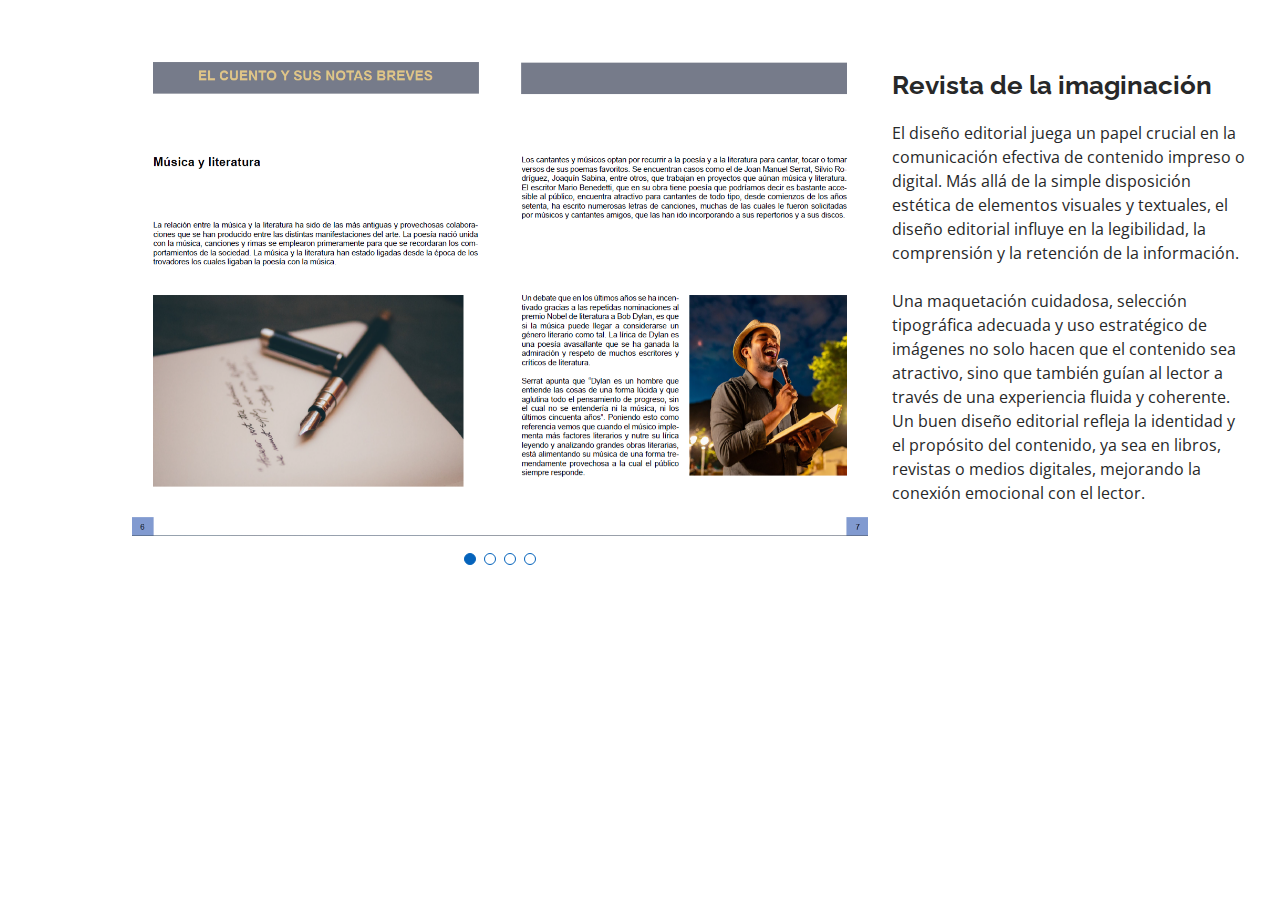
<file: project_2.html>
<!DOCTYPE html>
<html lang="en">

<head>
  <meta charset="utf-8">
  <meta content="width=device-width, initial-scale=1.0" name="viewport">

  <title>Portfolio Details - Personal Bootstrap Template</title>
  <meta content="" name="description">
  <meta content="" name="keywords">

  <!-- Favicons -->
  <link href="assets/img/favicon.png" rel="icon">
  <link href="assets/img/apple-touch-icon.png" rel="apple-touch-icon">

  <!-- Google Fonts -->
  <link href="https://fonts.googleapis.com/css?family=Open+Sans:300,300i,400,400i,600,600i,700,700i|Raleway:300,300i,400,400i,500,500i,600,600i,700,700i|Poppins:300,300i,400,400i,500,500i,600,600i,700,700i" rel="stylesheet">

  <!-- Vendor CSS Files -->
  <link href="assets/vendor/aos/aos.css" rel="stylesheet">
  <link href="assets/vendor/bootstrap/css/bootstrap.min.css" rel="stylesheet">
  <link href="assets/vendor/bootstrap-icons/bootstrap-icons.css" rel="stylesheet">
  <link href="assets/vendor/boxicons/css/boxicons.min.css" rel="stylesheet">
  <link href="assets/vendor/glightbox/css/glightbox.min.css" rel="stylesheet">
  <link href="assets/vendor/swiper/swiper-bundle.min.css" rel="stylesheet">

  <!-- Template Main CSS File -->
  <link href="assets/css/style.css" rel="stylesheet">

</head>

<body>

  <main id="main">

    <!-- ======= Portfolio Details Section ======= -->
    <section id="portfolio-details" class="portfolio-details">
      <div class="container">

        <div class="row gy-4">

          <div class="col-lg-8">
            <div class="portfolio-details-slider swiper">
              <div class="swiper-wrapper align-items-center">

                <div class="swiper-slide">
                  <img src="assets/img/portfolio/Editorial/edit_2.png" alt="">
                </div>

                <div class="swiper-slide">
                  <img src="assets/img/portfolio/Editorial/edit_3.png" alt="">
                </div>

                <div class="swiper-slide">
                  <img src="assets/img/portfolio/Editorial/edit_4.png" alt="">
                </div>

                <div class="swiper-slide">
                  <img src="assets/img/portfolio/Editorial/edit_5.png" alt="">
                </div>


              </div>
              <div class="swiper-pagination"></div>
            </div>
          </div>

          <div class="col-lg-4">
            <div class="portfolio-description">
              <h2>Revista de la imaginación</h2>
              <p>
                El diseño editorial juega un papel crucial en la comunicación efectiva de contenido impreso o digital. 
                Más allá de la simple disposición estética de elementos visuales y textuales, el diseño editorial influye en la legibilidad, la comprensión y la retención de la información. 
                <br><br>
                Una maquetación cuidadosa, selección tipográfica adecuada y uso estratégico de imágenes no solo hacen que el contenido sea atractivo, sino que también guían al lector a través de una experiencia fluida y coherente. 
                Un buen diseño editorial refleja la identidad y el propósito del contenido, ya sea en libros, revistas o medios digitales, mejorando la conexión emocional con el lector. 
              </p>
            </div>
          </div>

        </div>

      </div>
    </section><!-- End Portfolio Details Section -->

  </main><!-- End #main -->

  <div id="preloader"></div>
  <a href="#" class="back-to-top d-flex align-items-center justify-content-center"><i class="bi bi-arrow-up-short"></i></a>

  <!-- Vendor JS Files -->
  <script src="assets/vendor/purecounter/purecounter_vanilla.js"></script>
  <script src="assets/vendor/aos/aos.js"></script>
  <script src="assets/vendor/bootstrap/js/bootstrap.bundle.min.js"></script>
  <script src="assets/vendor/glightbox/js/glightbox.min.js"></script>
  <script src="assets/vendor/isotope-layout/isotope.pkgd.min.js"></script>
  <script src="assets/vendor/swiper/swiper-bundle.min.js"></script>
  <script src="assets/vendor/typed.js/typed.umd.js"></script>
  <script src="assets/vendor/waypoints/noframework.waypoints.js"></script>
  <script src="assets/vendor/php-email-form/validate.js"></script>

  <!-- Template Main JS File -->
  <script src="assets/js/main.js"></script>

</body>

</html>
</file>
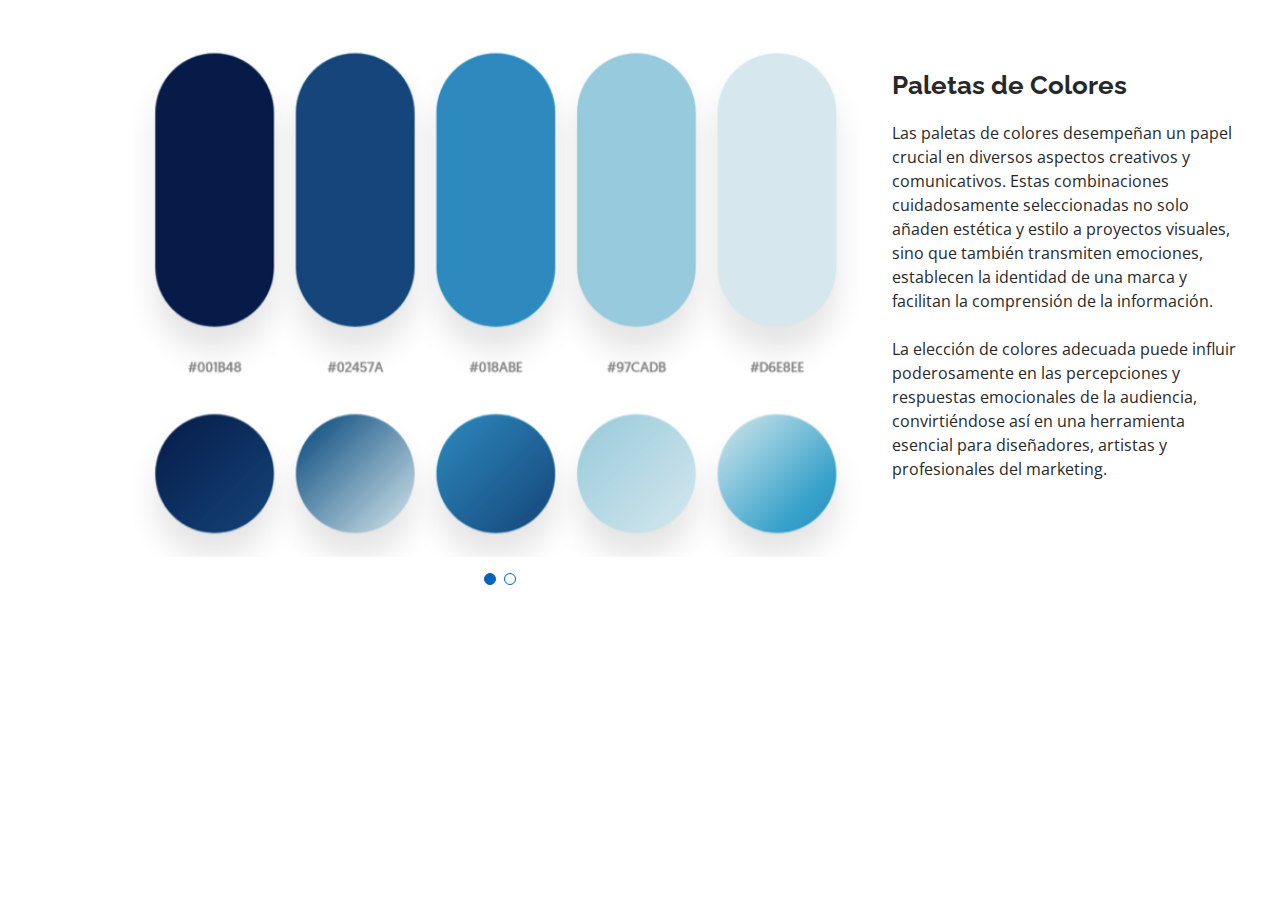
<file: project_3.html>
<!DOCTYPE html>
<html lang="en">

<head>
  <meta charset="utf-8">
  <meta content="width=device-width, initial-scale=1.0" name="viewport">

  <title>Portfolio Details - Personal Bootstrap Template</title>
  <meta content="" name="description">
  <meta content="" name="keywords">

  <!-- Favicons -->
  <link href="assets/img/favicon.png" rel="icon">
  <link href="assets/img/apple-touch-icon.png" rel="apple-touch-icon">

  <!-- Google Fonts -->
  <link href="https://fonts.googleapis.com/css?family=Open+Sans:300,300i,400,400i,600,600i,700,700i|Raleway:300,300i,400,400i,500,500i,600,600i,700,700i|Poppins:300,300i,400,400i,500,500i,600,600i,700,700i" rel="stylesheet">

  <!-- Vendor CSS Files -->
  <link href="assets/vendor/aos/aos.css" rel="stylesheet">
  <link href="assets/vendor/bootstrap/css/bootstrap.min.css" rel="stylesheet">
  <link href="assets/vendor/bootstrap-icons/bootstrap-icons.css" rel="stylesheet">
  <link href="assets/vendor/boxicons/css/boxicons.min.css" rel="stylesheet">
  <link href="assets/vendor/glightbox/css/glightbox.min.css" rel="stylesheet">
  <link href="assets/vendor/swiper/swiper-bundle.min.css" rel="stylesheet">

  <!-- Template Main CSS File -->
  <link href="assets/css/style.css" rel="stylesheet">

</head>

<body>

  <main id="main">

    <!-- ======= Portfolio Details Section ======= -->
    <section id="portfolio-details" class="portfolio-details">
      <div class="container">

        <div class="row gy-4">

          <div class="col-lg-8">
            <div class="portfolio-details-slider swiper">
              <div class="swiper-wrapper align-items-center">

                <div class="swiper-slide">
                  <img src="assets/img/portfolio/color_pallete/1.png" alt="">
                </div>

                <div class="swiper-slide">
                  <img src="assets/img/portfolio/color_pallete/2.png" alt="">
                </div>


              </div>
              <div class="swiper-pagination"></div>
            </div>
          </div>

          <div class="col-lg-4">
            <div class="portfolio-description">
              <h2>Paletas de Colores</h2>
              <p>
                Las paletas de colores desempeñan un papel crucial en diversos aspectos creativos y comunicativos. 
                Estas combinaciones cuidadosamente seleccionadas no solo añaden estética y estilo a proyectos visuales, sino que también transmiten emociones, establecen la identidad de una marca y facilitan la comprensión de la información. 
                
                <br><br>
                La elección de colores adecuada puede influir poderosamente en las percepciones y respuestas emocionales de la audiencia, convirtiéndose así en una herramienta esencial para diseñadores, artistas y profesionales del marketing.              </p>
            </div>
          </div>

        </div>

      </div>
    </section><!-- End Portfolio Details Section -->

  </main><!-- End #main -->

  <div id="preloader"></div>
  <a href="#" class="back-to-top d-flex align-items-center justify-content-center"><i class="bi bi-arrow-up-short"></i></a>

  <!-- Vendor JS Files -->
  <script src="assets/vendor/purecounter/purecounter_vanilla.js"></script>
  <script src="assets/vendor/aos/aos.js"></script>
  <script src="assets/vendor/bootstrap/js/bootstrap.bundle.min.js"></script>
  <script src="assets/vendor/glightbox/js/glightbox.min.js"></script>
  <script src="assets/vendor/isotope-layout/isotope.pkgd.min.js"></script>
  <script src="assets/vendor/swiper/swiper-bundle.min.js"></script>
  <script src="assets/vendor/typed.js/typed.umd.js"></script>
  <script src="assets/vendor/waypoints/noframework.waypoints.js"></script>
  <script src="assets/vendor/php-email-form/validate.js"></script>

  <!-- Template Main JS File -->
  <script src="assets/js/main.js"></script>

</body>

</html>
</file>
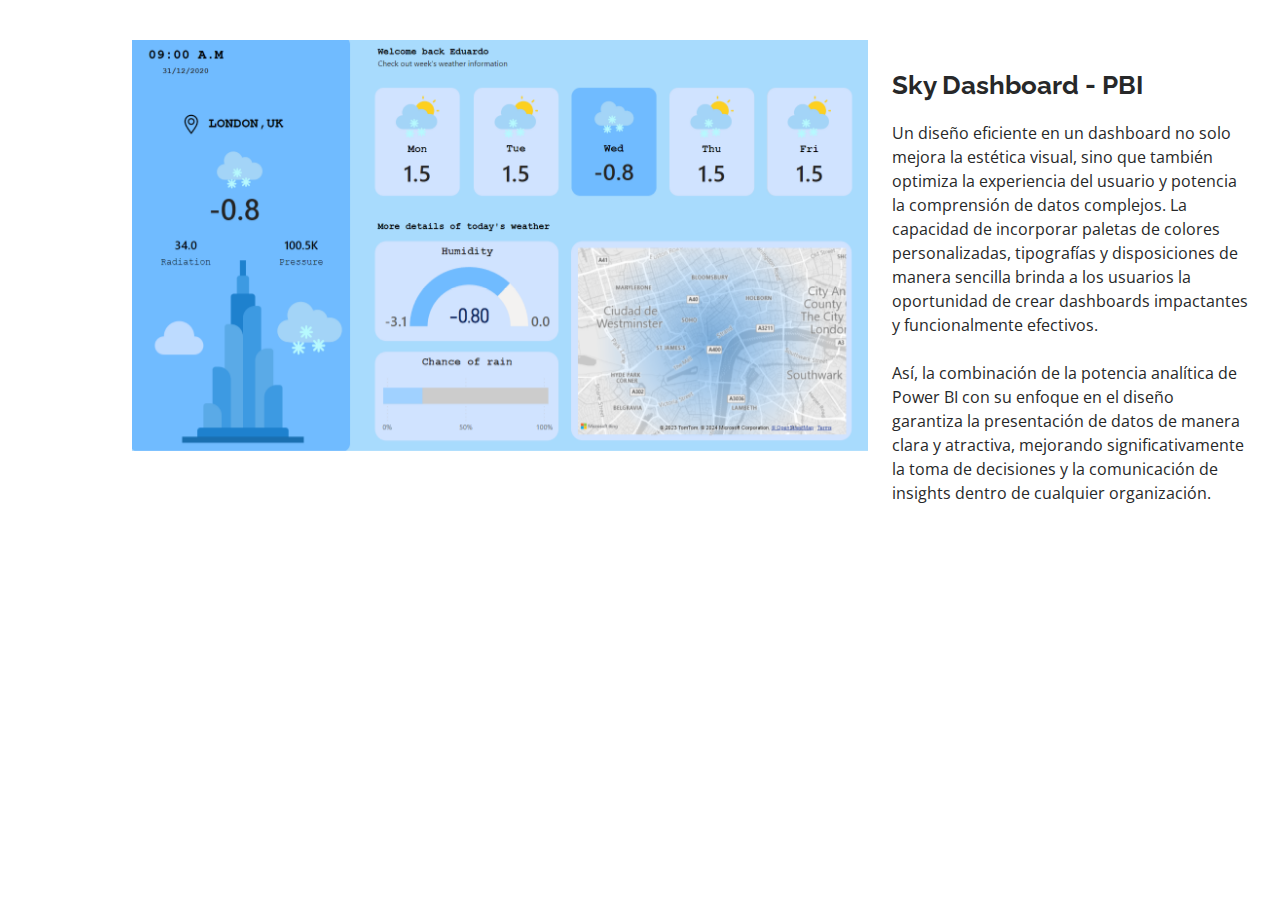
<file: project_4.html>
<!DOCTYPE html>
<html lang="en">

<head>
  <meta charset="utf-8">
  <meta content="width=device-width, initial-scale=1.0" name="viewport">

  <title>Portfolio Details - Personal Bootstrap Template</title>
  <meta content="" name="description">
  <meta content="" name="keywords">

  <!-- Favicons -->
  <link href="assets/img/favicon.png" rel="icon">
  <link href="assets/img/apple-touch-icon.png" rel="apple-touch-icon">

  <!-- Google Fonts -->
  <link href="https://fonts.googleapis.com/css?family=Open+Sans:300,300i,400,400i,600,600i,700,700i|Raleway:300,300i,400,400i,500,500i,600,600i,700,700i|Poppins:300,300i,400,400i,500,500i,600,600i,700,700i" rel="stylesheet">

  <!-- Vendor CSS Files -->
  <link href="assets/vendor/aos/aos.css" rel="stylesheet">
  <link href="assets/vendor/bootstrap/css/bootstrap.min.css" rel="stylesheet">
  <link href="assets/vendor/bootstrap-icons/bootstrap-icons.css" rel="stylesheet">
  <link href="assets/vendor/boxicons/css/boxicons.min.css" rel="stylesheet">
  <link href="assets/vendor/glightbox/css/glightbox.min.css" rel="stylesheet">
  <link href="assets/vendor/swiper/swiper-bundle.min.css" rel="stylesheet">

  <!-- Template Main CSS File -->
  <link href="assets/css/style.css" rel="stylesheet">

</head>

<body>

  <main id="main">

    <!-- ======= Portfolio Details Section ======= -->
    <section id="portfolio-details" class="portfolio-details">
      <div class="container">

        <div class="row gy-4">

          <div class="col-lg-8">
            <div class="portfolio-details-slider swiper">
              <div class="swiper-wrapper align-items-center">

                <div class="swiper-slide">
                  <img src="assets/img/portfolio/dahsboard_pbi/1.png" alt="">
                </div>

              </div>
              <div class="swiper-pagination"></div>
            </div>
          </div>

          <div class="col-lg-4">
            <div class="portfolio-description">
              <h2>Sky Dashboard - PBI</h2>
              <p>
                Un diseño eficiente en un dashboard no solo mejora la estética visual, sino que también optimiza la experiencia del usuario y potencia la comprensión de datos complejos.
                La capacidad de incorporar paletas de colores personalizadas, tipografías y disposiciones de manera sencilla brinda a los usuarios la oportunidad de crear dashboards impactantes y funcionalmente efectivos. 
                <br><br>
                Así, la combinación de la potencia analítica de Power BI con su enfoque en el diseño garantiza la presentación de datos de manera clara y atractiva, mejorando significativamente la toma de decisiones y la comunicación de insights dentro de cualquier organización.              </p>
            </div>
          </div>

        </div>

      </div>
    </section><!-- End Portfolio Details Section -->

  </main><!-- End #main -->

  <div id="preloader"></div>
  <a href="#" class="back-to-top d-flex align-items-center justify-content-center"><i class="bi bi-arrow-up-short"></i></a>

  <!-- Vendor JS Files -->
  <script src="assets/vendor/purecounter/purecounter_vanilla.js"></script>
  <script src="assets/vendor/aos/aos.js"></script>
  <script src="assets/vendor/bootstrap/js/bootstrap.bundle.min.js"></script>
  <script src="assets/vendor/glightbox/js/glightbox.min.js"></script>
  <script src="assets/vendor/isotope-layout/isotope.pkgd.min.js"></script>
  <script src="assets/vendor/swiper/swiper-bundle.min.js"></script>
  <script src="assets/vendor/typed.js/typed.umd.js"></script>
  <script src="assets/vendor/waypoints/noframework.waypoints.js"></script>
  <script src="assets/vendor/php-email-form/validate.js"></script>

  <!-- Template Main JS File -->
  <script src="assets/js/main.js"></script>

</body>

</html>
</file>
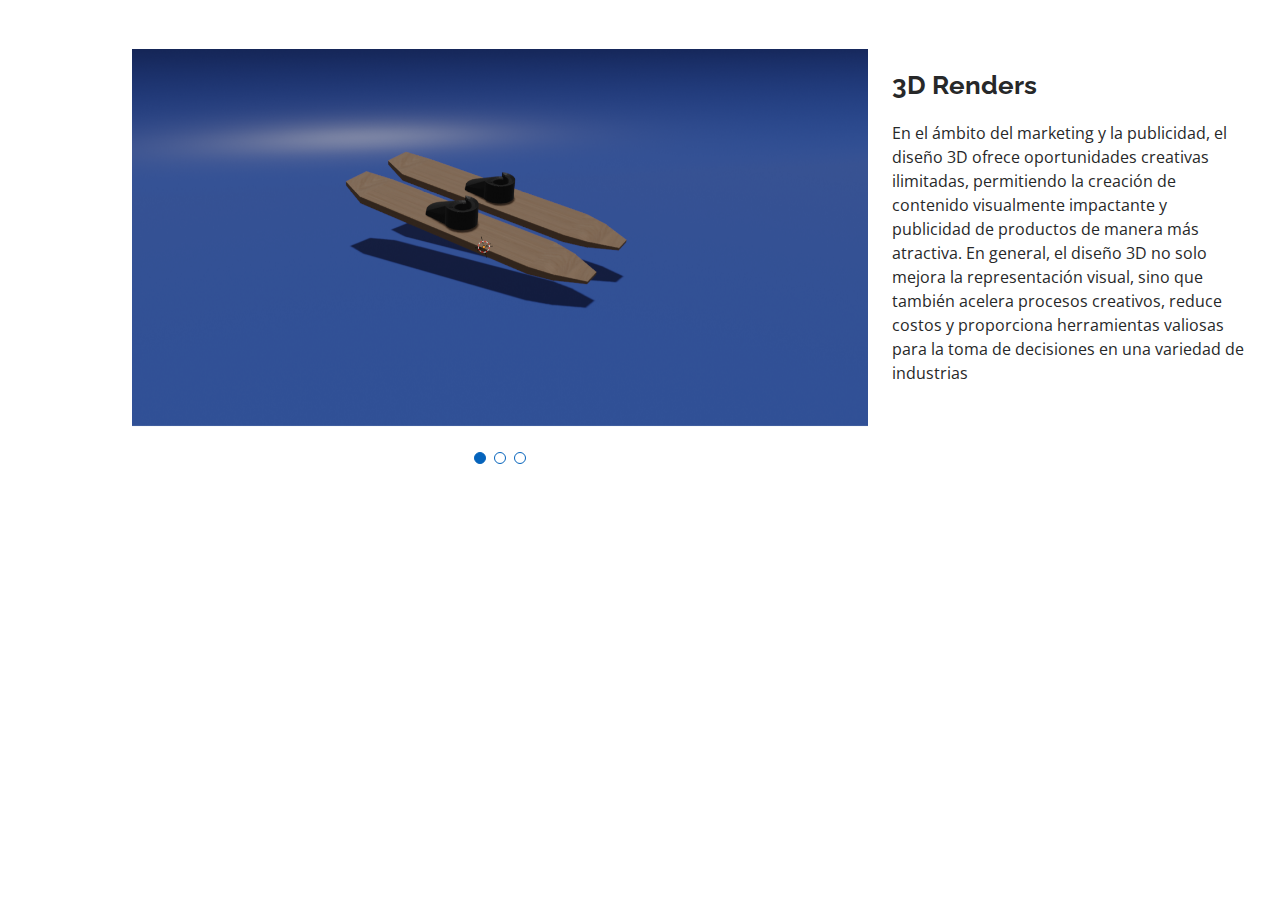
<file: project_5.html>
<!DOCTYPE html>
<html lang="en">

<head>
  <meta charset="utf-8">
  <meta content="width=device-width, initial-scale=1.0" name="viewport">

  <title>Portfolio Details - Personal Bootstrap Template</title>
  <meta content="" name="description">
  <meta content="" name="keywords">

  <!-- Favicons -->
  <link href="assets/img/favicon.png" rel="icon">
  <link href="assets/img/apple-touch-icon.png" rel="apple-touch-icon">

  <!-- Google Fonts -->
  <link href="https://fonts.googleapis.com/css?family=Open+Sans:300,300i,400,400i,600,600i,700,700i|Raleway:300,300i,400,400i,500,500i,600,600i,700,700i|Poppins:300,300i,400,400i,500,500i,600,600i,700,700i" rel="stylesheet">

  <!-- Vendor CSS Files -->
  <link href="assets/vendor/aos/aos.css" rel="stylesheet">
  <link href="assets/vendor/bootstrap/css/bootstrap.min.css" rel="stylesheet">
  <link href="assets/vendor/bootstrap-icons/bootstrap-icons.css" rel="stylesheet">
  <link href="assets/vendor/boxicons/css/boxicons.min.css" rel="stylesheet">
  <link href="assets/vendor/glightbox/css/glightbox.min.css" rel="stylesheet">
  <link href="assets/vendor/swiper/swiper-bundle.min.css" rel="stylesheet">

  <!-- Template Main CSS File -->
  <link href="assets/css/style.css" rel="stylesheet">

</head>

<body>

  <main id="main">

    <!-- ======= Portfolio Details Section ======= -->
    <section id="portfolio-details" class="portfolio-details">
      <div class="container">

        <div class="row gy-4">

          <div class="col-lg-8">
            <div class="portfolio-details-slider swiper">
              <div class="swiper-wrapper align-items-center">

                <div class="swiper-slide">
                  <img src="assets/img/portfolio/3d_design/2.png" alt="">
                </div>

                <div class="swiper-slide">
                  <img src="assets/img/portfolio/3d_design/3.png" alt="">
                </div>

                <div class="swiper-slide">
                  <img src="assets/img/portfolio/3d_design/4.png" alt="">
                </div>

              </div>
              <div class="swiper-pagination"></div>
            </div>
          </div>

          <div class="col-lg-4">
            <div class="portfolio-description">
              <h2>3D Renders</h2>
              <p>
                En el ámbito del marketing y la publicidad, el diseño 3D ofrece oportunidades creativas ilimitadas, permitiendo la creación de contenido visualmente impactante y publicidad de productos de manera más atractiva. En general, el diseño 3D no solo mejora la representación visual, sino que también acelera procesos creativos, reduce costos y proporciona herramientas valiosas para la toma de decisiones en una variedad de industrias
              </p>
            </div>
          </div>

        </div>

      </div>
    </section><!-- End Portfolio Details Section -->

  </main><!-- End #main -->

  <div id="preloader"></div>
  <a href="#" class="back-to-top d-flex align-items-center justify-content-center"><i class="bi bi-arrow-up-short"></i></a>

  <!-- Vendor JS Files -->
  <script src="assets/vendor/purecounter/purecounter_vanilla.js"></script>
  <script src="assets/vendor/aos/aos.js"></script>
  <script src="assets/vendor/bootstrap/js/bootstrap.bundle.min.js"></script>
  <script src="assets/vendor/glightbox/js/glightbox.min.js"></script>
  <script src="assets/vendor/isotope-layout/isotope.pkgd.min.js"></script>
  <script src="assets/vendor/swiper/swiper-bundle.min.js"></script>
  <script src="assets/vendor/typed.js/typed.umd.js"></script>
  <script src="assets/vendor/waypoints/noframework.waypoints.js"></script>
  <script src="assets/vendor/php-email-form/validate.js"></script>

  <!-- Template Main JS File -->
  <script src="assets/js/main.js"></script>

</body>

</html>
</file>
<file: assets/css/style.css>
/**
* Template Name: MyResume
* Updated: Jan 09 2024 with Bootstrap v5.3.2
* Template URL: https://bootstrapmade.com/free-html-bootstrap-template-my-resume/
* Author: BootstrapMade.com
* License: https://bootstrapmade.com/license/
*/

/*--------------------------------------------------------------
# General
--------------------------------------------------------------*/
body {
  font-family: "Open Sans", sans-serif;
  color: #272829;
}

a {
  color: #0563bb;
  text-decoration: none;
}

a:hover {
  color: #067ded;
  text-decoration: none;
}

h1,
h2,
h3,
h4,
h5,
h6 {
  font-family: "Raleway", sans-serif;
}

/*--------------------------------------------------------------
# Back to top button
--------------------------------------------------------------*/
.back-to-top {
  position: fixed;
  visibility: hidden;
  opacity: 0;
  right: 15px;
  bottom: 15px;
  z-index: 996;
  background: #0563bb;
  width: 40px;
  height: 40px;
  border-radius: 50px;
  transition: all 0.4s;
}

.back-to-top i {
  font-size: 28px;
  color: #fff;
  line-height: 0;
}

.back-to-top:hover {
  background: #0678e3;
  color: #fff;
}

.back-to-top.active {
  visibility: visible;
  opacity: 1;
}

/*--------------------------------------------------------------
# Preloader
--------------------------------------------------------------*/
#preloader {
  position: fixed;
  top: 0;
  left: 0;
  right: 0;
  bottom: 0;
  z-index: 9999;
  overflow: hidden;
  background: #fff;
}

#preloader:before {
  content: "";
  position: fixed;
  top: calc(50% - 30px);
  left: calc(50% - 30px);
  border: 6px solid #0563bb;
  border-top-color: #fff;
  border-bottom-color: #fff;
  border-radius: 50%;
  width: 60px;
  height: 60px;
  animation: animate-preloader 1s linear infinite;
}

@keyframes animate-preloader {
  0% {
    transform: rotate(0deg);
  }

  100% {
    transform: rotate(360deg);
  }
}

/*--------------------------------------------------------------
# Disable aos animation delay on mobile devices
--------------------------------------------------------------*/
@media screen and (max-width: 768px) {
  [data-aos-delay] {
    transition-delay: 0 !important;
  }
}

/*--------------------------------------------------------------
# Header
--------------------------------------------------------------*/
#header {
  position: fixed;
  top: 0;
  left: 0;
  bottom: 0;
  z-index: 9997;
  transition: all 0.5s;
  padding: 15px;
  overflow-y: auto;
}

@media (max-width: 991px) {
  #header {
    width: 300px;
    background: #fff;
    border-right: 1px solid #e6e9ec;
    left: -300px;
  }
}

@media (min-width: 991px) {
  #main {
    margin-left: 100px;
  }
}

/*--------------------------------------------------------------
# Navigation Menu
--------------------------------------------------------------*/
/**
* Desktop Navigation 
*/
.nav-menu {
  padding: 0;
  display: block;
}

.nav-menu * {
  margin: 0;
  padding: 0;
  list-style: none;
}

.nav-menu>ul>li {
  position: relative;
  white-space: nowrap;
}

.nav-menu a,
.nav-menu a:focus {
  display: flex;
  align-items: center;
  color: #45505b;
  padding: 10px 18px;
  margin-bottom: 8px;
  transition: 0.3s;
  font-size: 15px;
  border-radius: 50px;
  background: #f2f3f5;
  height: 56px;
  width: 100%;
  overflow: hidden;
  transition: 0.3s;
}

.nav-menu a i,
.nav-menu a:focus i {
  font-size: 20px;
}

.nav-menu a span,
.nav-menu a:focus span {
  padding: 0 5px 0 7px;
  color: #45505b;
}

@media (min-width: 992px) {

  .nav-menu a,
  .nav-menu a:focus {
    width: 56px;
  }

  .nav-menu a span,
  .nav-menu a:focus span {
    display: none;
    color: #fff;
  }
}

.nav-menu a:hover,
.nav-menu .active,
.nav-menu .active:focus,
.nav-menu li:hover>a {
  color: #fff;
  background: #0563bb;
}

.nav-menu a:hover span,
.nav-menu .active span,
.nav-menu .active:focus span,
.nav-menu li:hover>a span {
  color: #fff;
}

.nav-menu a:hover,
.nav-menu li:hover>a {
  width: 100%;
  color: #fff;
}

.nav-menu a:hover span,
.nav-menu li:hover>a span {
  display: block;
}

/**
* Mobile Navigation 
*/
.mobile-nav-toggle {
  position: fixed;
  right: 10px;
  top: 10px;
  z-index: 9998;
  border: 0;
  background: none;
  font-size: 28px;
  transition: all 0.4s;
  outline: none !important;
  line-height: 0;
  cursor: pointer;
  border-radius: 50px;
  padding: 5px;
}

.mobile-nav-toggle i {
  color: #45505b;
}

.mobile-nav-active {
  overflow: hidden;
}

.mobile-nav-active #header {
  left: 0;
}

.mobile-nav-active .mobile-nav-toggle {
  color: #fff;
  background-color: #0563bb;
}

/*--------------------------------------------------------------
# Hero Section
--------------------------------------------------------------*/
#hero {
  width: 100%;
  height: 100vh;
  background: url("../img/hero-bg.jpg") top right no-repeat;
  background-size: cover;
  position: relative;
}

@media (min-width: 992px) {
  #hero {
    padding-left: 160px;
  }
}

#hero:before {
  content: "";
  background: rgba(255, 255, 255, 0.4);
  position: absolute;
  bottom: 0;
  top: 0;
  left: 0;
  right: 0;
}

#hero h1 {
  margin: 0;
  font-size: 64px;
  font-weight: 700;
  line-height: 56px;
  color: #45505b;
}

#hero p {
  color: #45505b;
  margin: 15px 0 0 0;
  font-size: 26px;
  font-family: "Poppins", sans-serif;
}

#hero p span {
  color: #0563bb;
  letter-spacing: 1px;
}

#hero .social-links {
  margin-top: 30px;
}

#hero .social-links a {
  font-size: 24px;
  display: inline-block;
  color: #45505b;
  line-height: 1;
  margin-right: 20px;
  transition: 0.3s;
}

#hero .social-links a:hover {
  color: #0563bb;
}

@media (max-width: 992px) {
  #hero {
    text-align: center;
  }

  #hero h1 {
    font-size: 32px;
    line-height: 36px;
  }

  #hero p {
    margin-top: 10px;
    font-size: 20px;
    line-height: 24px;
  }
}

/*--------------------------------------------------------------
# Sections General
--------------------------------------------------------------*/
section {
  padding: 60px 0;
  overflow: hidden;
}

.section-title {
  text-align: center;
  padding-bottom: 30px;
}

.section-title h2 {
  font-size: 32px;
  font-weight: bold;
  text-transform: uppercase;
  margin-bottom: 20px;
  padding-bottom: 20px;
  position: relative;
  color: #45505b;
}

.section-title h2::before {
  content: "";
  position: absolute;
  display: block;
  width: 120px;
  height: 1px;
  background: #ddd;
  bottom: 1px;
  left: calc(50% - 60px);
}

.section-title h2::after {
  content: "";
  position: absolute;
  display: block;
  width: 40px;
  height: 3px;
  background: #0563bb;
  bottom: 0;
  left: calc(50% - 20px);
}

.section-title p {
  margin-bottom: 0;
}

/*--------------------------------------------------------------
# About
--------------------------------------------------------------*/
.about .content h3 {
  font-weight: 700;
  font-size: 26px;
  color: #728394;
}

.about .content ul {
  list-style: none;
  padding: 0;
}

.about .content ul li {
  margin-bottom: 20px;
  display: flex;
  align-items: center;
}

.about .content ul strong {
  margin-right: 10px;
}

.about .content ul i {
  font-size: 16px;
  margin-right: 5px;
  color: #0563bb;
  line-height: 0;
}

.about .content p:last-child {
  margin-bottom: 0;
}

/*--------------------------------------------------------------
# Facts
--------------------------------------------------------------*/
.facts .count-box {
  padding: 30px 30px 25px 30px;
  margin-top: 30px;
  width: 100%;
  position: relative;
  text-align: center;
  background: #fff;
}

.facts .count-box i {
  position: absolute;
  top: -25px;
  left: 50%;
  transform: translateX(-50%);
  font-size: 24px;
  background: #0563bb;
  color: #fff;
  border-radius: 50px;
  display: inline-flex;
  align-items: center;
  justify-content: center;
  width: 48px;
  height: 48px;
}

.facts .count-box span {
  font-size: 36px;
  display: block;
  font-weight: 600;
  color: #011426;
}

.facts .count-box p {
  padding: 0;
  margin: 0;
  font-family: "Raleway", sans-serif;
  font-size: 14px;
}

/*--------------------------------------------------------------
# Akills
--------------------------------------------------------------*/
.skills .progress {
  height: 60px;
  display: block;
  background: none;
  border-radius: 0;
}

.skills .progress .skill {
  padding: 10px 0;
  margin: 0;
  text-transform: uppercase;
  display: block;
  font-weight: 600;
  font-family: "Poppins", sans-serif;
  color: #45505b;
}

.skills .progress .skill .val {
  float: right;
  font-style: normal;
}

.skills .progress-bar-wrap {
  background: #f2f3f5;
}

.skills .progress-bar {
  width: 1px;
  height: 10px;
  transition: 0.9s;
  background-color: #0563bb;
}

/*--------------------------------------------------------------
# Resume
--------------------------------------------------------------*/
.resume .resume-title {
  font-size: 26px;
  font-weight: 700;
  margin-top: 20px;
  margin-bottom: 20px;
  color: #45505b;
}

.resume .resume-item {
  padding: 0 0 20px 20px;
  margin-top: -2px;
  border-left: 2px solid #0563bb;
  position: relative;
}

.resume .resume-item h4 {
  line-height: 18px;
  font-size: 18px;
  font-weight: 600;
  text-transform: uppercase;
  font-family: "Poppins", sans-serif;
  color: #0563bb;
  margin-bottom: 10px;
}

.resume .resume-item h5 {
  font-size: 16px;
  background: #f7f8f9;
  padding: 5px 15px;
  display: inline-block;
  font-weight: 600;
  margin-bottom: 10px;
}

.resume .resume-item ul {
  padding-left: 20px;
}

.resume .resume-item ul li {
  padding-bottom: 10px;
}

.resume .resume-item:last-child {
  padding-bottom: 0;
}

.resume .resume-item::before {
  content: "";
  position: absolute;
  width: 16px;
  height: 16px;
  border-radius: 50px;
  left: -9px;
  top: 0;
  background: #fff;
  border: 2px solid #0563bb;
}

/*--------------------------------------------------------------
# Portfolio
--------------------------------------------------------------*/
.portfolio .portfolio-item {
  margin-bottom: 30px;
}

.portfolio #portfolio-flters {
  padding: 0;
  margin: 0 auto 25px auto;
  list-style: none;
  text-align: center;
  background: #fff;
  border-radius: 50px;
  padding: 2px 15px;
}

.portfolio #portfolio-flters li {
  cursor: pointer;
  display: inline-block;
  padding: 10px 15px;
  font-size: 14px;
  font-weight: 600;
  line-height: 1;
  text-transform: uppercase;
  color: #272829;
  margin-bottom: 5px;
  transition: all 0.3s ease-in-out;
}

.portfolio #portfolio-flters li:hover,
.portfolio #portfolio-flters li.filter-active {
  color: #0563bb;
}

.portfolio #portfolio-flters li:last-child {
  margin-right: 0;
}

.portfolio .portfolio-wrap {
  transition: 0.3s;
  position: relative;
  overflow: hidden;
  z-index: 1;
  background: rgba(69, 80, 91, 0.8);
}

.portfolio .portfolio-wrap::before {
  content: "";
  background: rgba(255, 255, 255, 0.7);
  position: absolute;
  left: 30px;
  right: 30px;
  top: 30px;
  bottom: 30px;
  transition: all ease-in-out 0.3s;
  z-index: 2;
  opacity: 0;
}

.portfolio .portfolio-wrap .portfolio-info {
  opacity: 0;
  position: absolute;
  top: 0;
  left: 0;
  right: 0;
  bottom: 0;
  text-align: center;
  z-index: 3;
  transition: all ease-in-out 0.3s;
  display: flex;
  flex-direction: column;
  justify-content: center;
  align-items: center;
}

.portfolio .portfolio-wrap .portfolio-info::before {
  display: block;
  content: "";
  width: 48px;
  height: 48px;
  position: absolute;
  top: 35px;
  left: 35px;
  border-top: 3px solid #d7dce1;
  border-left: 3px solid #d7dce1;
  transition: all 0.5s ease 0s;
  z-index: 9994;
}

.portfolio .portfolio-wrap .portfolio-info::after {
  display: block;
  content: "";
  width: 48px;
  height: 48px;
  position: absolute;
  bottom: 35px;
  right: 35px;
  border-bottom: 3px solid #d7dce1;
  border-right: 3px solid #d7dce1;
  transition: all 0.5s ease 0s;
  z-index: 9994;
}

.portfolio .portfolio-wrap .portfolio-info h4 {
  font-size: 20px;
  color: #45505b;
  font-weight: 600;
}

.portfolio .portfolio-wrap .portfolio-info p {
  color: #45505b;
  font-size: 14px;
  text-transform: uppercase;
  padding: 0;
  margin: 0;
}

.portfolio .portfolio-wrap .portfolio-links {
  text-align: center;
  z-index: 4;
}

.portfolio .portfolio-wrap .portfolio-links a {
  color: #45505b;
  margin: 0 2px;
  font-size: 28px;
  display: inline-block;
  transition: 0.3s;
}

.portfolio .portfolio-wrap .portfolio-links a:hover {
  color: #148af9;
}

.portfolio .portfolio-wrap:hover::before {
  top: 0;
  left: 0;
  right: 0;
  bottom: 0;
  opacity: 1;
}

.portfolio .portfolio-wrap:hover .portfolio-info {
  opacity: 1;
}

.portfolio .portfolio-wrap:hover .portfolio-info::before {
  top: 15px;
  left: 15px;
}

.portfolio .portfolio-wrap:hover .portfolio-info::after {
  bottom: 15px;
  right: 15px;
}

/*--------------------------------------------------------------
# Portfolio Details
--------------------------------------------------------------*/
.portfolio-details {
  padding-top: 40px;
}

.portfolio-details .portfolio-details-slider img {
  width: 100%;
}

.portfolio-details .portfolio-details-slider .swiper-pagination {
  margin-top: 20px;
  position: relative;
}

.portfolio-details .portfolio-details-slider .swiper-pagination .swiper-pagination-bullet {
  width: 12px;
  height: 12px;
  background-color: #fff;
  opacity: 1;
  border: 1px solid #0563bb;
}

.portfolio-details .portfolio-details-slider .swiper-pagination .swiper-pagination-bullet-active {
  background-color: #0563bb;
}

.portfolio-details .portfolio-info {
  padding: 30px;
  box-shadow: 0px 0 30px rgba(69, 80, 91, 0.08);
}

.portfolio-details .portfolio-info h3 {
  font-size: 22px;
  font-weight: 700;
  margin-bottom: 20px;
  padding-bottom: 20px;
  border-bottom: 1px solid #eee;
}

.portfolio-details .portfolio-info ul {
  list-style: none;
  padding: 0;
  font-size: 15px;
}

.portfolio-details .portfolio-info ul li+li {
  margin-top: 10px;
}

.portfolio-details .portfolio-description {
  padding-top: 30px;
}

.portfolio-details .portfolio-description h2 {
  font-size: 26px;
  font-weight: 700;
  margin-bottom: 20px;
}

.portfolio-details .portfolio-description p {
  padding: 0;
}

/*--------------------------------------------------------------
# Services
--------------------------------------------------------------*/
.services .icon-box {
  text-align: center;
  padding: 70px 20px 80px 20px;
  transition: all ease-in-out 0.3s;
  background: #fff;
  box-shadow: 0px 5px 90px 0px rgba(110, 123, 131, 0.05);
}

.services .icon-box .icon {
  margin: 0 auto;
  width: 100px;
  height: 100px;
  display: flex;
  align-items: center;
  justify-content: center;
  transition: ease-in-out 0.3s;
  position: relative;
}

.services .icon-box .icon i {
  font-size: 36px;
  transition: 0.5s;
  position: relative;
}

.services .icon-box .icon svg {
  position: absolute;
  top: 0;
  left: 0;
}

.services .icon-box .icon svg path {
  transition: 0.5s;
  fill: #f5f5f5;
}

.services .icon-box h4 {
  font-weight: 600;
  margin: 10px 0 15px 0;
  font-size: 22px;
}

.services .icon-box h4 a {
  color: #45505b;
  transition: ease-in-out 0.3s;
}

.services .icon-box p {
  line-height: 24px;
  font-size: 14px;
  margin-bottom: 0;
}

.services .icon-box:hover {
  border-color: #fff;
  box-shadow: 0px 0 35px 0 rgba(0, 0, 0, 0.08);
}

.services .iconbox-blue i {
  color: #47aeff;
}

.services .iconbox-blue:hover .icon i {
  color: #fff;
}

.services .iconbox-blue:hover .icon path {
  fill: #47aeff;
}

.services .iconbox-orange i {
  color: #ffa76e;
}

.services .iconbox-orange:hover .icon i {
  color: #fff;
}

.services .iconbox-orange:hover .icon path {
  fill: #ffa76e;
}

.services .iconbox-pink i {
  color: #e80368;
}

.services .iconbox-pink:hover .icon i {
  color: #fff;
}

.services .iconbox-pink:hover .icon path {
  fill: #e80368;
}

.services .iconbox-yellow i {
  color: #ffbb2c;
}

.services .iconbox-yellow:hover .icon i {
  color: #fff;
}

.services .iconbox-yellow:hover .icon path {
  fill: #ffbb2c;
}

.services .iconbox-red i {
  color: #ff5828;
}

.services .iconbox-red:hover .icon i {
  color: #fff;
}

.services .iconbox-red:hover .icon path {
  fill: #ff5828;
}

.services .iconbox-teal i {
  color: #11dbcf;
}

.services .iconbox-teal:hover .icon i {
  color: #fff;
}

.services .iconbox-teal:hover .icon path {
  fill: #11dbcf;
}

/*--------------------------------------------------------------
# Testimonials
--------------------------------------------------------------*/
.testimonials .section-header {
  margin-bottom: 40px;
}

.testimonials .testimonials-carousel,
.testimonials .testimonials-slider {
  overflow: hidden;
}

.testimonials .testimonial-item {
  text-align: center;
}

.testimonials .testimonial-item .testimonial-img {
  width: 120px;
  border-radius: 50%;
  border: 4px solid #fff;
  margin: 0 auto;
}

.testimonials .testimonial-item h3 {
  font-size: 20px;
  font-weight: bold;
  margin: 10px 0 5px 0;
  color: #111;
}

.testimonials .testimonial-item h4 {
  font-size: 14px;
  color: #999;
  margin: 0 0 15px 0;
}

.testimonials .testimonial-item .quote-icon-left,
.testimonials .testimonial-item .quote-icon-right {
  color: #90c8fc;
  font-size: 26px;
}

.testimonials .testimonial-item .quote-icon-left {
  display: inline-block;
  left: -5px;
  position: relative;
}

.testimonials .testimonial-item .quote-icon-right {
  display: inline-block;
  right: -5px;
  position: relative;
  top: 10px;
}

.testimonials .testimonial-item p {
  font-style: italic;
  margin: 0 auto 15px auto;
}

.testimonials .swiper-pagination {
  margin-top: 20px;
  position: relative;
}

.testimonials .swiper-pagination .swiper-pagination-bullet {
  width: 12px;
  height: 12px;
  background-color: #fff;
  opacity: 1;
  border: 1px solid #0563bb;
}

.testimonials .swiper-pagination .swiper-pagination-bullet-active {
  background-color: #0563bb;
}

@media (min-width: 992px) {
  .testimonials .testimonial-item p {
    width: 80%;
  }
}

/*--------------------------------------------------------------
# Contact
--------------------------------------------------------------*/
.contact .info {
  width: 100%;
  background: #fff;
}

.contact .info i {
  font-size: 20px;
  color: #0563bb;
  float: left;
  width: 44px;
  height: 44px;
  background: #eef7ff;
  display: flex;
  justify-content: center;
  align-items: center;
  border-radius: 50px;
  transition: all 0.3s ease-in-out;
}

.contact .info h4 {
  padding: 0 0 0 60px;
  font-size: 22px;
  font-weight: 600;
  margin-bottom: 5px;
  color: #45505b;
}

.contact .info p {
  padding: 0 0 0 60px;
  margin-bottom: 0;
  font-size: 14px;
  color: #728394;
}

.contact .info .email,
.contact .info .phone {
  margin-top: 40px;
}

.contact .info .email:hover i,
.contact .info .address:hover i,
.contact .info .phone:hover i {
  background: #0563bb;
  color: #fff;
}

.contact .php-email-form {
  width: 100%;
  background: #fff;
}

.contact .php-email-form .form-group {
  padding-bottom: 8px;
}

.contact .php-email-form .error-message {
  display: none;
  color: #fff;
  background: #ed3c0d;
  text-align: left;
  padding: 15px;
  font-weight: 600;
}

.contact .php-email-form .error-message br+br {
  margin-top: 25px;
}

.contact .php-email-form .sent-message {
  display: none;
  color: #fff;
  background: #18d26e;
  text-align: center;
  padding: 15px;
  font-weight: 600;
}

.contact .php-email-form .loading {
  display: none;
  background: #fff;
  text-align: center;
  padding: 15px;
}

.contact .php-email-form .loading:before {
  content: "";
  display: inline-block;
  border-radius: 50%;
  width: 24px;
  height: 24px;
  margin: 0 10px -6px 0;
  border: 3px solid #18d26e;
  border-top-color: #eee;
  animation: animate-loading 1s linear infinite;
}

.contact .php-email-form input,
.contact .php-email-form textarea {
  border-radius: 4px;
  box-shadow: none;
  font-size: 14px;
}

.contact .php-email-form input[type=text],
.contact .php-email-form input[type=email] {
  height: 44px;
}

.contact .php-email-form textarea {
  padding: 10px 12px;
}

.contact .php-email-form button[type=submit] {
  background: #0563bb;
  border: 0;
  padding: 10px 35px;
  color: #fff;
  transition: 0.4s;
  border-radius: 50px;
}

.contact .php-email-form button[type=submit]:hover {
  background: #0678e3;
}

@keyframes animate-loading {
  0% {
    transform: rotate(0deg);
  }

  100% {
    transform: rotate(360deg);
  }
}

/*--------------------------------------------------------------
# Footer
--------------------------------------------------------------*/
#footer {
  background: #f7f8f9;
  color: #45505b;
  font-size: 14px;
  text-align: center;
  padding: 30px 0;
}

#footer h3 {
  font-size: 36px;
  font-weight: 700;
  position: relative;
  font-family: "Poppins", sans-serif;
  padding: 0;
  margin: 0 0 15px 0;
}

#footer p {
  font-size: 15;
  font-style: italic;
  padding: 0;
  margin: 0 0 40px 0;
}

#footer .social-links {
  margin: 0 0 40px 0;
}

#footer .social-links a {
  font-size: 18px;
  display: inline-block;
  background: #0563bb;
  color: #fff;
  line-height: 1;
  padding: 8px 0;
  margin-right: 4px;
  border-radius: 50%;
  text-align: center;
  width: 36px;
  height: 36px;
  transition: 0.3s;
}

#footer .social-links a:hover {
  background: #0678e3;
  color: #fff;
  text-decoration: none;
}

#footer .copyright {
  margin: 0 0 5px 0;
}

#footer .credits {
  font-size: 13px;
}
</file>
